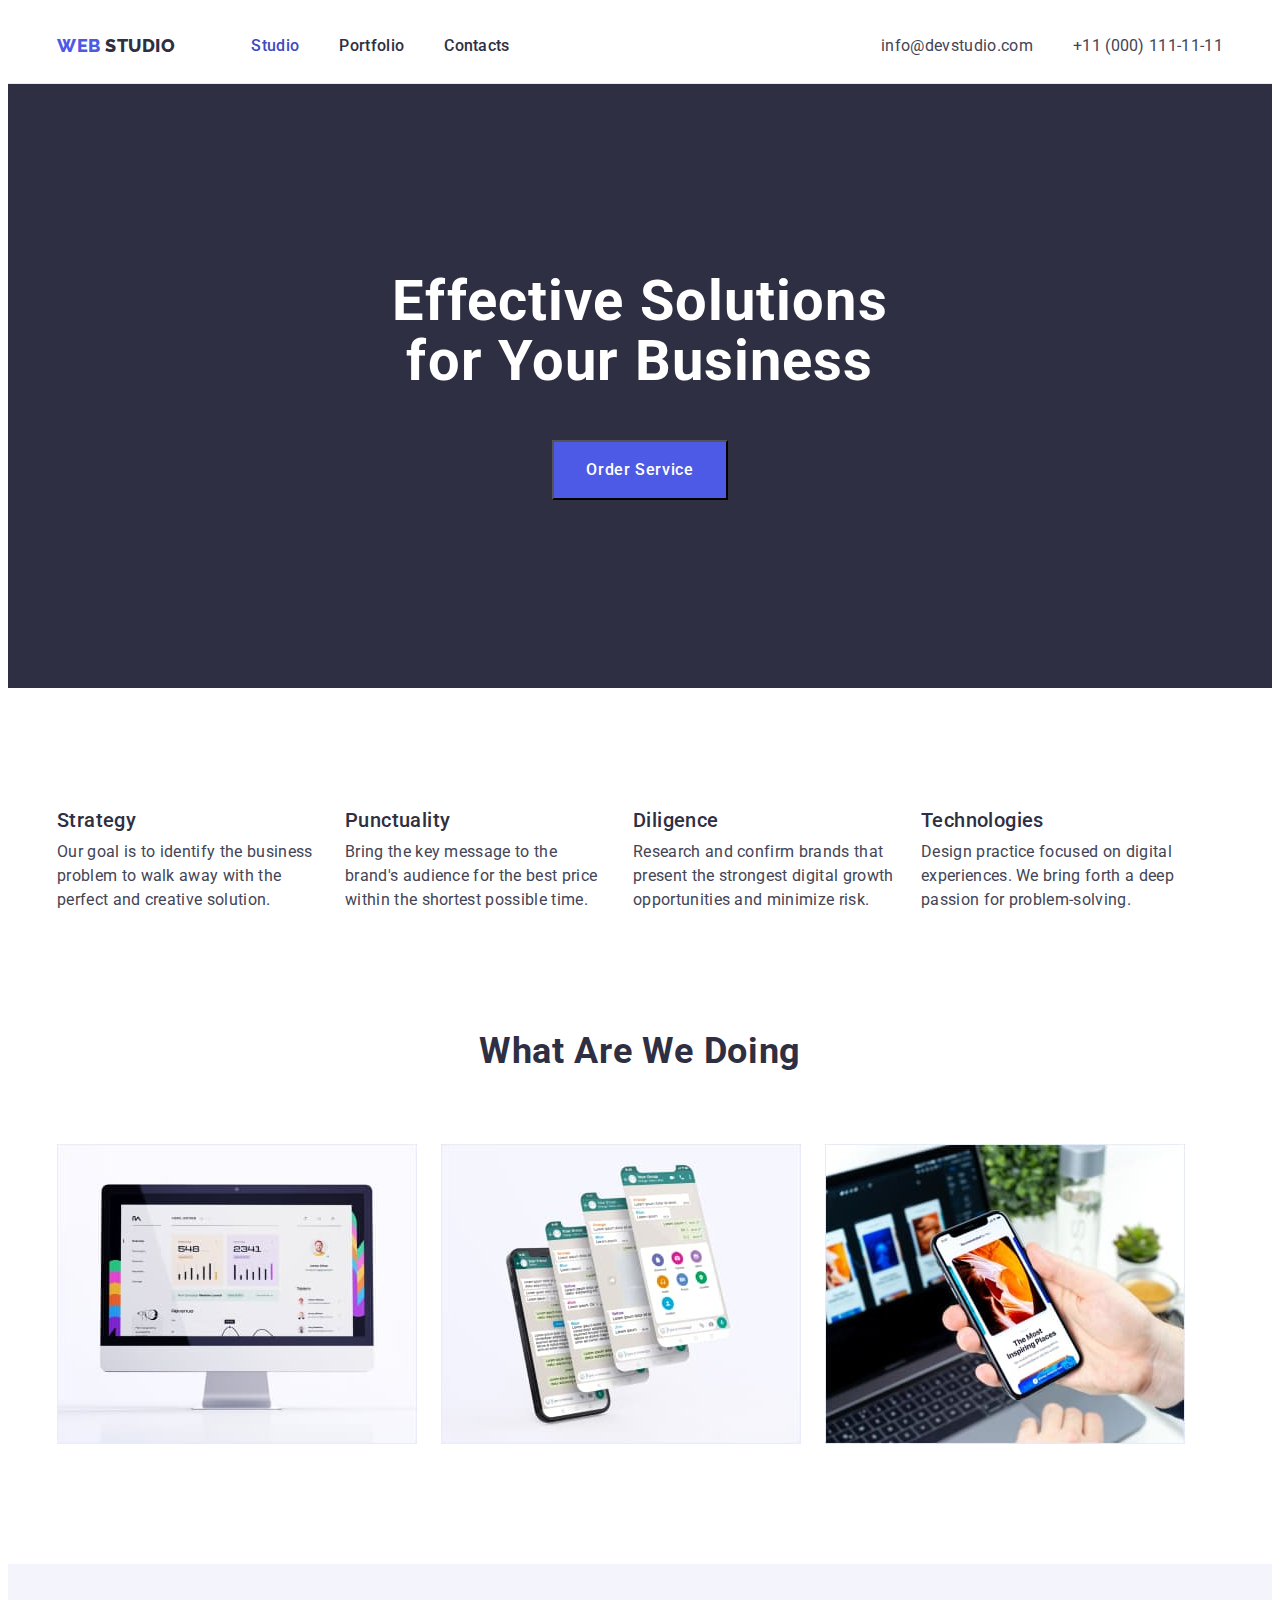
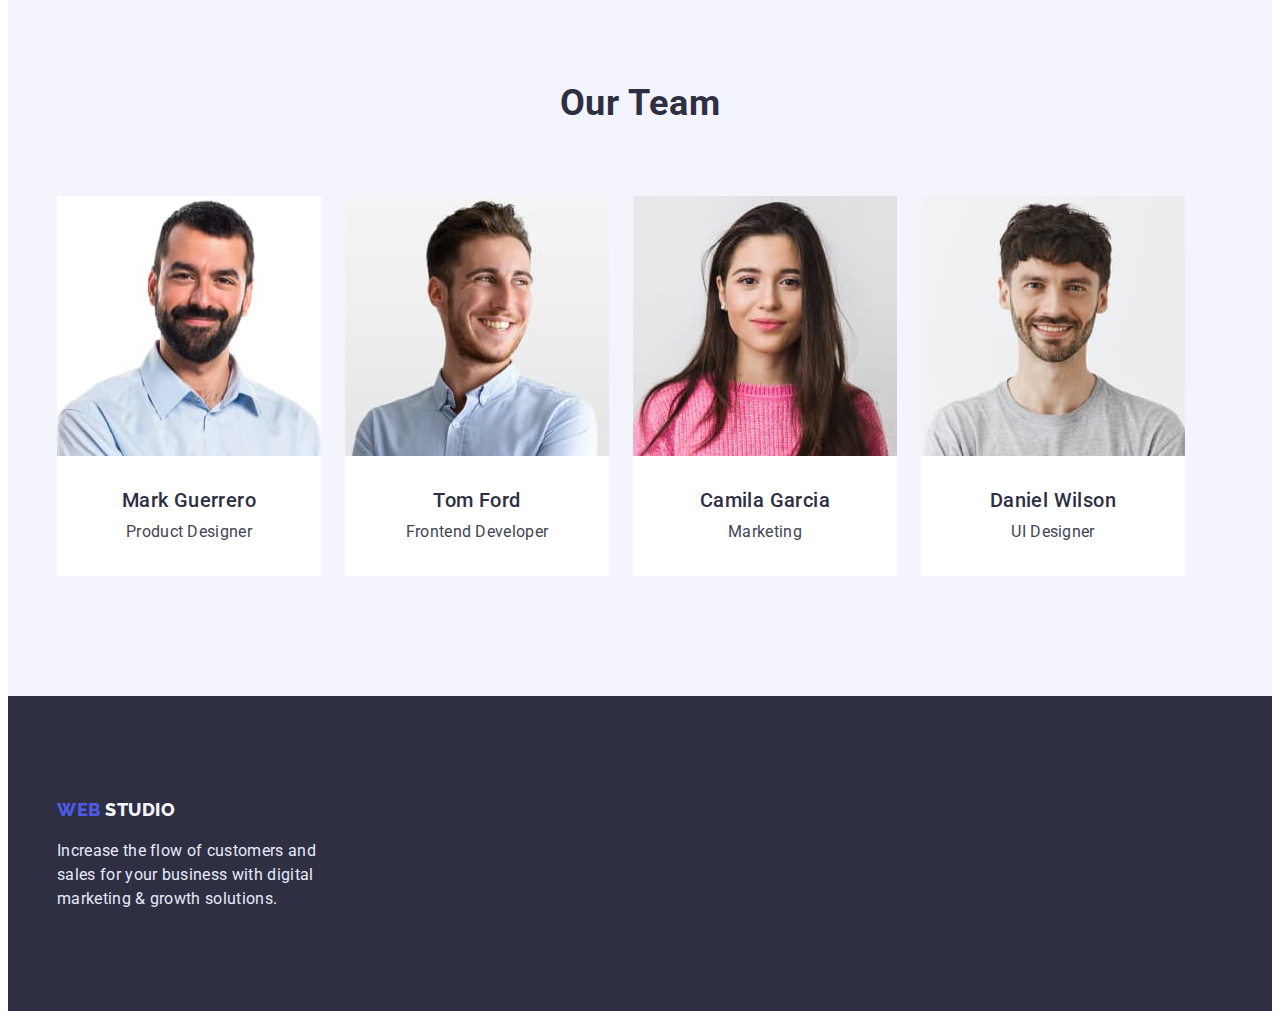
<file: index.html>
<!DOCTYPE html>
<html lang="en">
  <head>
    <meta charset="UTF-8" />
    <meta http-equiv="X-UA-Compatible" content="IE=edge" />
    <meta name="viewport" content="width=device-width, initial-scale=1.0" />
    <link
      rel="stylesheet"
      href="https://cdnjs.cloudflare.com/ajax/libs/modern-normalize/1.1.0/modern-normalize.min.css"
      integrity="sha512-wpPYUAdjBVSE4KJnH1VR1HeZfpl1ub8YT/NKx4PuQ5NmX2tKuGu6U/JRp5y+Y8XG2tV+wKQpNHVUX03MfMFn9Q=="
      crossorigin="anonymous"
      referrerpolicy="no-referrer"
    />
    <link rel="stylesheet" href="./css/styles.css" />
    <link rel="preconnect" href="https://fonts.googleapis.com" />
    <link rel="preconnect" href="https://fonts.gstatic.com" crossorigin />
    <link
      href="https://fonts.googleapis.com/css2?family=Raleway:wght@800&family=Roboto:wght@400;500;700;900&display=swap"
      rel="stylesheet"
    />
    <title>Document</title>
  </head>
  <body>
    <header class="studio-header">
      <div class="container header-container">
        <nav class="navigation">
          <a
            class="logo link-accent"
            href="./index.html"
            target="_blank"
            rel="noopener noreferrer"
            ><span class="logo-span">Web</span> Studio</a
          >
          <ul class="list navigation-list">
            <li>
              <a class="nav-link link-accent current" href="./index.html"
                >Studio</a
              >
            </li>
            <li>
              <a class="nav-link link-accent" href="./portfolio.html"
                >Portfolio</a
              >
            </li>
            <li><a class="nav-link link-accent" href="">Contacts</a></li>
          </ul>
        </nav>
        <address class="navigation-address">
          <ul class="list navigation-list">
            <li>
              <a
                class="nav-contact link-accent"
                href="mailto:info@devstudio.com"
                >info@devstudio.com</a
              >
            </li>
            <li>
              <a class="nav-contact link-accent" href="tel:+110001111111"
                >+11 (000) 111-11-11</a
              >
            </li>
          </ul>
        </address>
      </div>
    </header>
    <main>
      <section class="hero-sextion">
        <div class="hero-wrap">
          <h1 class="hero-title">Effective Solutions for Your Business</h1>
          <button class="btn" type="button">Order Service</button>
        </div>
      </section>

      <section class="about-studio">
        <div class="container">
          <h2 class="visually-hidden">Header</h2>
          <ul class="about-studio-list list">
            <li class="about-item">
              <h3 class="header">Strategy</h3>
              <p class="text">
                Our goal is to identify the business problem to walk away with
                the perfect and creative solution.
              </p>
            </li>
            <li class="about-item">
              <h3 class="header">Punctuality</h3>
              <p class="text">
                Bring the key message to the brand's audience for the best price
                within the shortest possible time.
              </p>
            </li>
            <li class="about-item">
              <h3 class="header">Diligence</h3>
              <p class="text">
                Research and confirm brands that present the strongest digital
                growth opportunities and minimize risk.
              </p>
            </li>
            <li class="about-item">
              <h3 class="header">Technologies</h3>
              <p class="text">
                Design practice focused on digital experiences. We bring forth a
                deep passion for problem-solving.
              </p>
            </li>
          </ul>
        </div>
      </section>

      <section class="company-section">
        <div class="container">
          <h2 class="company-header">What are we doing</h2>
          <ul class="products-list list">
            <li class="products-list-item">
              <img
                src="./images/comp.jpg"
                width="360"
                height="300"
                alt="computer"
              />
            </li>
            <li class="products-list-item">
              <img
                src="./images/phones.jpg"
                width="360"
                height="300"
                alt="phones"
              />
            </li>
            <li class="products-list-item">
              <img
                src="./images/comp_phone.jpg"
                width="360"
                height="300"
                alt="computer_and_phone"
              />
            </li>
          </ul>
        </div>
      </section>
      <section class="team">
        <div class="container">
          <h2 class="company-header">Our Team</h2>
          <ul class="team-list-about list">
            <li class="team-list">
              <img
                src="./images/mark.jpg"
                width="264"
                height="260"
                alt="Product Designer"
              />
              <div class="about">
                <h3 class="header header-about">Mark Guerrero</h3>
                <p class="text">Product Designer</p>
              </div>
            </li>
            <li class="team-list">
              <img
                src="./images/tom.jpg"
                width="264"
                height="260"
                alt="Frontend Developer"
              />
              <div class="about">
                <h3 class="header header-about">Tom Ford</h3>
                <p class="text text-about">Frontend Developer</p>
              </div>
            </li>
            <li class="team-list">
              <img
                src="./images/camila.jpg"
                width="264"
                height="260"
                alt="Marketing"
              />
              <div class="about">
                <h3 class="header header-about">Camila Garcia</h3>
                <p class="text">Marketing</p>
              </div>
            </li>
            <li class="team-list">
              <img
                src="./images/daniel.jpg"
                width="264"
                height="260"
                alt="UI Designer"
              />
              <div class="about">
                <h3 class="header header-about">Daniel Wilson</h3>
                <p class="text">UI Designer</p>
              </div>
            </li>
          </ul>
        </div>
      </section>
    </main>
    <footer class="studio-footer">
      <div class="container">
        <a
          class="logo-footer link-accent"
          href="./index.html"
          target="_blank"
          rel="noopener noreferrer"
          ><span class="logo-span">Web</span> Studio</a
        >
        <p class="footer-text">
          Increase the flow of customers and <br />
          sales for your business with digital<br />
          marketing & growth solutions.
        </p>
      </div>
    </footer>
  </body>
</html>
</file>
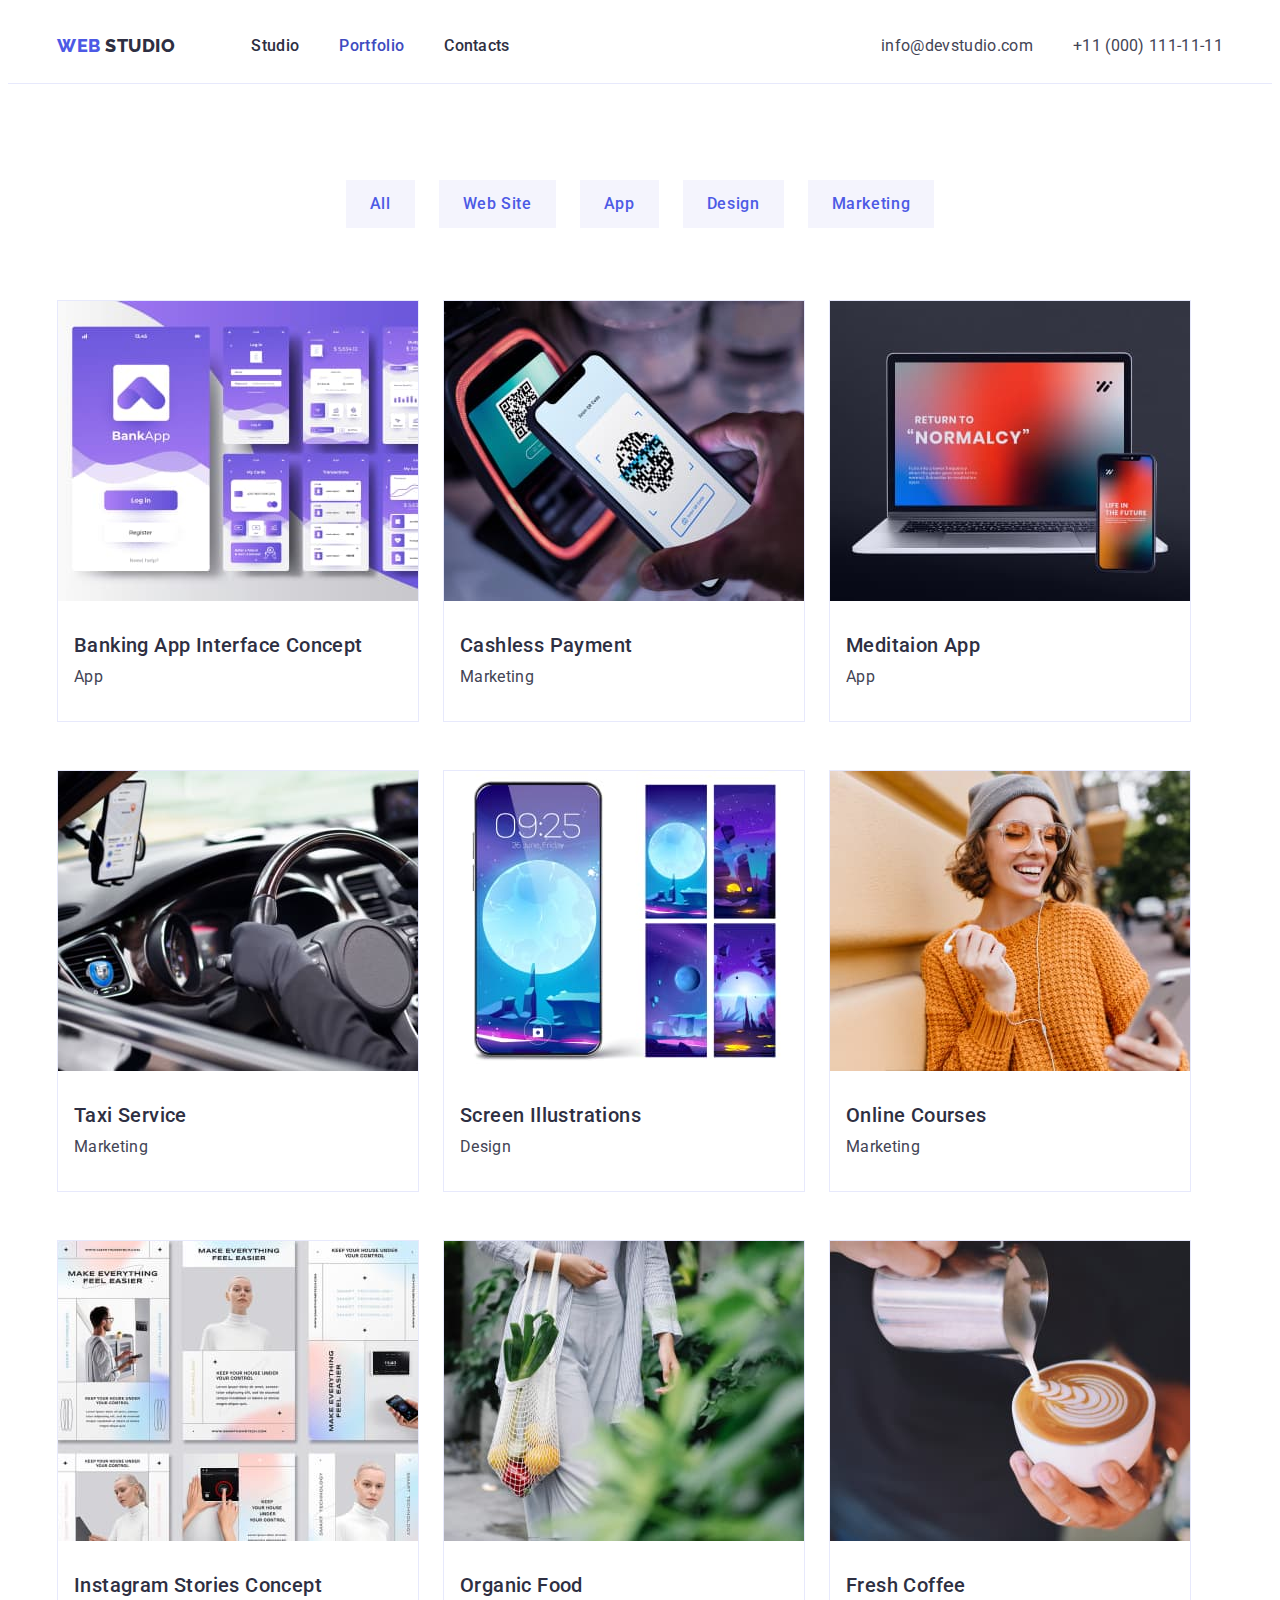
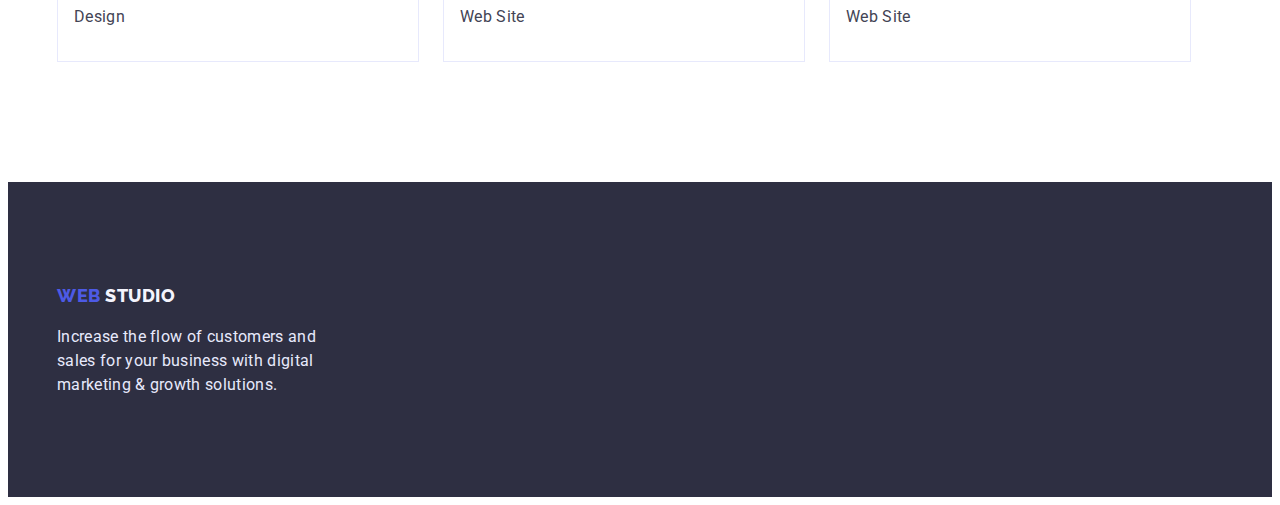
<file: portfolio.html>
<!DOCTYPE html>
<html lang="en">
  <head>
    <meta charset="UTF-8" />
    <meta http-equiv="X-UA-Compatible" content="IE=edge" />
    <meta name="viewport" content="width=device-width, initial-scale=1.0" />
    <link
      rel="stylesheet"
      href="https://cdnjs.cloudflare.com/ajax/libs/modern-normalize/1.1.0/modern-normalize.min.css"
      integrity="sha512-wpPYUAdjBVSE4KJnH1VR1HeZfpl1ub8YT/NKx4PuQ5NmX2tKuGu6U/JRp5y+Y8XG2tV+wKQpNHVUX03MfMFn9Q=="
      crossorigin="anonymous"
      referrerpolicy="no-referrer"
    />
    <link rel="stylesheet" href="./css/styles.css" />
    <link rel="preconnect" href="https://fonts.googleapis.com" />
    <link rel="preconnect" href="https://fonts.gstatic.com" crossorigin />
    <link
      href="https://fonts.googleapis.com/css2?family=Raleway:wght@800&family=Roboto:wght@400;500;700;900&display=swap"
      rel="stylesheet"
    />
    <title>Document</title>
  </head>
  <body>
    <header class="studio-header">
      <div class="container header-container">
        <nav class="navigation">
          <a
            class="logo link-accent"
            href="./portfolio.html"
            target="_blank"
            rel="noopener noreferrer"
            ><span class="logo-span">Web</span> Studio</a
          >
          <ul class="list navigation-list">
            <li>
              <a class="nav-link link-accent" href="./index.html">Studio</a>
            </li>
            <li>
              <a class="nav-link link-accent current" href="./portfolio.html"
                >Portfolio</a
              >
            </li>
            <li><a class="nav-link link-accent" href="">Contacts</a></li>
          </ul>
        </nav>
        <address class="navigation-address">
          <ul class="list navigation-list">
            <li>
              <a
                class="nav-contact link-accent"
                href="mailto:info@devstudio.com"
                >info@devstudio.com</a
              >
            </li>
            <li>
              <a class="nav-contact link-accent" href="tel:+110001111111"
                >+11 (000) 111-11-11</a
              >
            </li>
          </ul>
        </address>
      </div>
    </header>
    <main class="main-portfolio">
      <h1 class="visually-hidden">Portfolio</h1>
      <section class="portfolio-filter">
        <div class="container">
          <ul class="btn-list list">
            <li class="btn-list-item">
              <button class="btn-filter" type="button">All</button>
            </li>
            <li class="btn-list-item">
              <button class="btn-filter" type="button">Web Site</button>
            </li>
            <li class="btn-list-item">
              <button class="btn-filter" type="button">App</button>
            </li>
            <li class="btn-list-item">
              <button class="btn-filter" type="button">Design</button>
            </li>
            <li class="btn-list-item">
              <button class="btn-filter" type="button">Marketing</button>
            </li>
          </ul>
          <ul class="samples list">
            <li class="sample-item">
              <img
                src="./images/banking-app.jpg"
                alt="banking-app"
                width="360"
                height="300"
              />
              <div class="wrapper">
                <h2 class="header header-portfolio">
                  Banking App Interface Concept
                </h2>
                <p class="text text-portfolio">App</p>
              </div>
            </li>
            <li class="sample-item">
              <img
                src="./images/cashless-payment.jpg"
                alt="cashless-payment"
                width="360"
                height="300"
              />
              <div class="wrapper">
                <h2 class="header header-portfolio">Cashless Payment</h2>
                <p class="text text-portfolio">Marketing</p>
              </div>
            </li>
            <li class="sample-item">
              <img
                src="./images/mediation-app.jpg"
                alt="mediation-app"
                width="360"
                height="300"
              />
              <div class="wrapper">
                <h2 class="header header-portfolio">Meditaion App</h2>
                <p class="text text-portfolio">App</p>
              </div>
            </li>
            <li class="sample-item">
              <img
                src="./images/taxi-service.jpg"
                alt="taxi-service"
                width="360"
                height="300"
              />
              <div class="wrapper">
                <h2 class="header header-portfolio">Taxi Service</h2>
                <p class="text text-portfolio">Marketing</p>
              </div>
            </li>
            <li class="sample-item">
              <img
                src="./images/screen-ill.jpg"
                alt="Screen illustrations"
                width="360"
                height="300"
              />
              <div class="wrapper">
                <h2 class="header header-portfolio">Screen Illustrations</h2>
                <p class="text text-portfolio">Design</p>
              </div>
            </li>
            <li class="sample-item">
              <img
                src="./images/online-course.jpg"
                alt="online course"
                width="360"
                height="300"
              />
              <div class="wrapper">
                <h2 class="header header-portfolio">Online Courses</h2>
                <p class="text text-portfolio">Marketing</p>
              </div>
            </li>
            <li class="sample-item">
              <img
                src="./images/instagram.jpg"
                alt="instagram page"
                width="360"
                height="300"
              />
              <div class="wrapper">
                <h2 class="header header-portfolio">
                  Instagram Stories Concept
                </h2>
                <p class="text text-portfolio">Design</p>
              </div>
            </li>
            <li class="sample-item">
              <img
                src="./images/organic.jpg"
                alt="organic food"
                width="360"
                height="300"
              />
              <div class="wrapper">
                <h2 class="header header-portfolio">Organic Food</h2>
                <p class="text text-portfolio">Web Site</p>
              </div>
            </li>
            <li class="sample-item">
              <img
                src="./images/coffee.jpg"
                alt="fresh coffee"
                width="360"
                height="300"
              />
              <div class="wrapper">
                <h2 class="header header-portfolio">Fresh Coffee</h2>
                <p class="text text-portfolio">Web Site</p>
              </div>
            </li>
          </ul>
        </div>
      </section>
    </main>

    <footer class="studio-footer">
      <div class="container">
        <a
          class="logo-footer link-accent"
          href="./index.html"
          target="_blank"
          rel="noopener noreferrer"
          ><span class="logo-span">Web</span> Studio</a
        >
        <p class="footer-text">
          Increase the flow of customers and <br />
          sales for your business with digital<br />
          marketing & growth solutions.
        </p>
      </div>
    </footer>
  </body>
</html>
</file>
<file: css/styles.css>
:root {
  --bgColor: #4d5ae5;
  --mainColor: #2e2f42;
  --textColor: #434455;
  --white: #ffffff;
  --accent: #404bbf;
  --secondary: #f4f4fd;
  --footerText: #e7e9fc;
}
body {
  font-family: 'Roboto';
  font-weight: 400;
  font-size: 16px;
  line-height: 1.33;
  letter-spacing: 0.02em;
  color: var(--textColor);
}
a {
  text-decoration: none;
}
ul,
button {
  margin: 0;
  padding: 0;
}

h1,
h2,
h3,
h4,
h5,
h6,
p {
  margin: 0;
}
img {
  display: block;
}
.container {
  width: 1166px;
  margin: 0 auto;
  padding: 0 15px;
}
.header-container {
  display: flex;
  justify-content: space-between;
  align-items: center;
}
.navigation {
  display: flex;
  justify-content: space-between;
  /* height: 72px; */
  padding: 24px 0 24px 0;
  align-items: center;
}
.navigation-list {
  display: flex;

  gap: 40px;
}
.studio-header {
  border-bottom: 1px solid #e7e9fc;
}

.list {
  list-style: none;
}
.visually-hidden {
  position: absolute;
  white-space: nowrap;
  width: 1px;
  height: 1px;
  overflow: hidden;
  border: 0;
  padding: 0;
  clip: rect(0 0 0 0);
  clip-path: inset(50%);
  margin: -1px;
}
.logo {
  font-family: 'Raleway';
  font-weight: 800;
  font-size: 18px;
  line-height: 1.5;
  letter-spacing: 0.03em;
  text-transform: uppercase;
  color: var(--mainColor);
  margin-right: 76px;
}
.logo-span {
  font-family: 'Raleway';
  font-weight: 800;
  font-size: 18px;
  line-height: 1.5;
  letter-spacing: 0.03em;
  text-transform: uppercase;
  color: var(--bgColor);
}

.nav-link {
  font-weight: 500;
  font-size: 16px;
  line-height: 1.5;
  letter-spacing: 0.02em;
  color: var(--mainColor);
}
.link-accent:hover,
.link-accent:focus {
  color: var(--accent);
}
.nav-contact {
  font-style: normal;
  font-size: 16px;
  line-height: 1.5;
  text-decoration: none;
  letter-spacing: 0.02em;
  padding: 24px 0 24px 0;

  color: var(--textColor);
}

.hero-title {
  width: 496px;
  font-size: 56px;
  line-height: 1.07;
  text-align: center;
  margin: 0 auto;
  letter-spacing: 0.02em;
  color: var(--white);
  /* background: var(--mainColor); */
}
.hero-sextion {
  padding: 188px 0;
  background-color: var(--mainColor);
}
.hero-wrap {
  text-align: center;
}
.btn {
  margin-top: 48px;
  padding: 16px 32px;
  font-family: 'Roboto';
  font-family: inherit;
  font-weight: 500;
  font-size: 16px;
  line-height: 1.5;
  letter-spacing: 0.04em;
  color: var(--white);
  background: var(--bgColor);
}

.btn:hover {
  color: var(--white);
  background-color: var(--accent);
  cursor: pointer;
}
.btn-filter {
  font-family: 'Roboto';
  font-family: inherit;
  font-weight: 500;
  font-size: 16px;
  line-height: 1.5;
  letter-spacing: 0.04em;
  color: var(--bgColor);
  background: var(--secondary);
  cursor: pointer;
  padding: 12px 24px;
  border: 0px;
}

.main-portfolio {
  padding-top: 96px;
}
.btn-filter:hover,
.btn-filter:focus {
  color: var(--white);
  background-color: var(--bgColor);
}
.btn-list {
  display: flex;
  justify-content: center;
  gap: 24px;

  margin-bottom: 72px;
}
.about-studio {
  padding-top: 120px;
}

.about-studio-list {
  display: flex;
  flex-wrap: wrap;
  gap: 24px;
}
.about-item {
  width: 264px;
}
.header {
  font-weight: 500;
  font-size: 20px;
  line-height: 1.2;
  letter-spacing: 0.02em;
  color: var(--mainColor);
  padding-bottom: 8px;
}
.wrapper {
  padding: 32px 0 32px 16px;
}

.text {
  font-weight: 400;
  line-height: 1.5;
  letter-spacing: 0.02em;
  color: var(--textColor);
}

.current {
  color: var(--accent);
}
.samples {
  display: flex;
  flex-wrap: wrap;
  column-gap: 24px;
  row-gap: 48px;
  padding-bottom: 120px;
}
.sample-item {
  border: 1px solid #e7e9fc;
}

.company-header {
  font-size: 36px;
  line-height: 1.11;
  letter-spacing: 0.02em;
  text-transform: capitalize;
  text-align: center;
  margin-bottom: 72px;
  color: var(--mainColor);
}
.company-section {
  padding: 120px 0;
}
.products-list {
  display: flex;
  gap: 24px;
}
.products-list-item {
}

.team {
  background-color: var(--secondary);
  padding: 120px 0;
}

.team-list-about {
  display: flex;
  flex-wrap: wrap;
  gap: 24px;
}
.team-list {
  text-align: center;
  background-color: var(--white);
}
.about {
  padding: 32px 0;
}
.header-about {
  padding-bottom: 8px;
}

.logo-footer {
  font-family: 'Raleway';
  font-weight: 800;
  font-size: 18px;
  line-height: 1.16;
  letter-spacing: 0.03em;
  text-transform: uppercase;

  color: var(--secondary);
}
.studio-footer {
  background: var(--mainColor);
  padding-top: 100px;
  padding-bottom: 100px;
}
.footer-text {
  line-height: 24px;
  letter-spacing: 0.02em;
  color: var(--footerText);
  margin-top: 16px;
}
</file>
